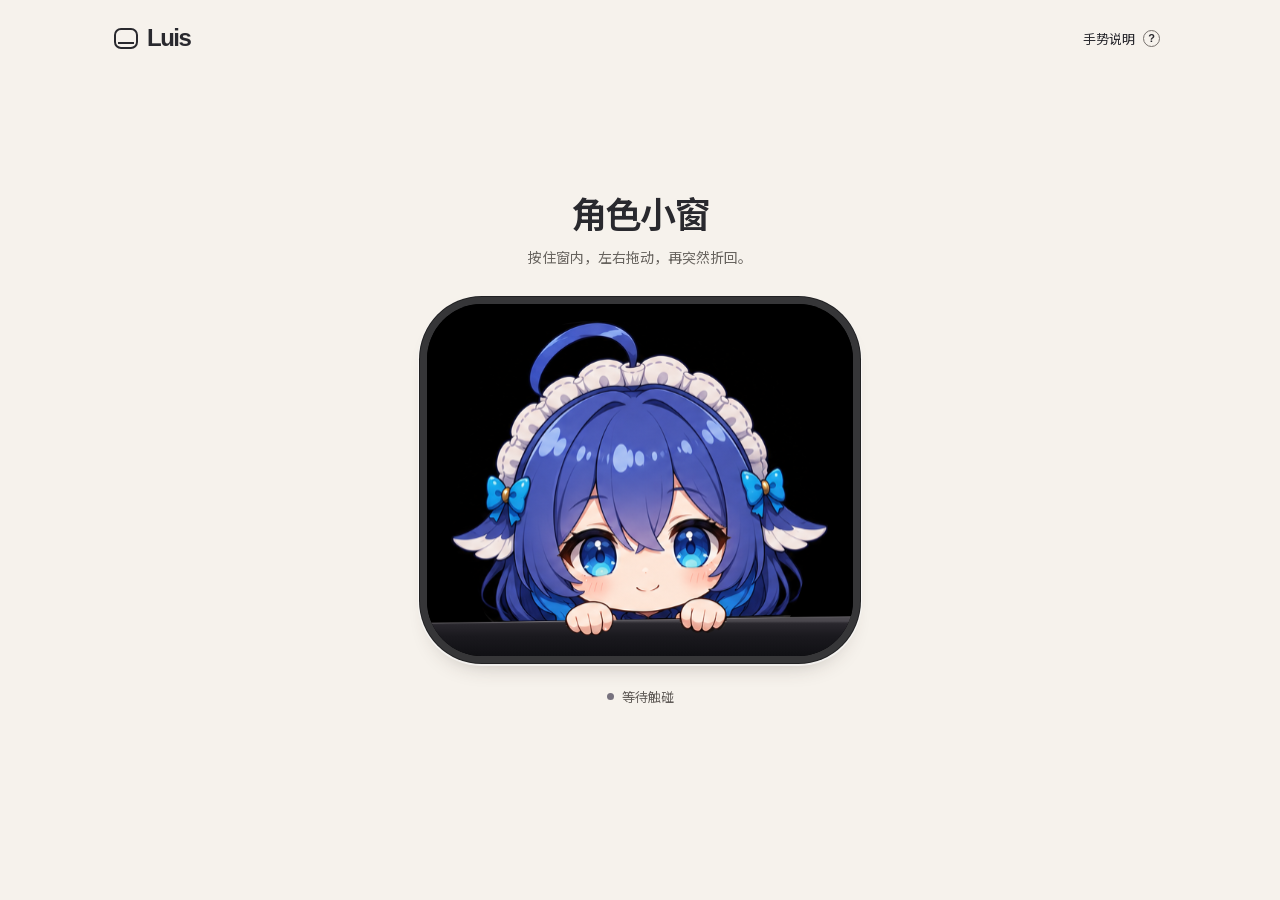
<file: index.html>
<!doctype html>
<html lang="zh-CN">
<head>
  <meta charset="utf-8">
  <meta name="viewport" content="width=device-width, initial-scale=1">
  <title>角色小窗 · Luis</title>
  <script>location.replace('./platform/web/window/' + location.search + location.hash);</script>
</head>
<body><a href="./platform/web/window/">打开角色小窗</a></body>
</html>
</file>
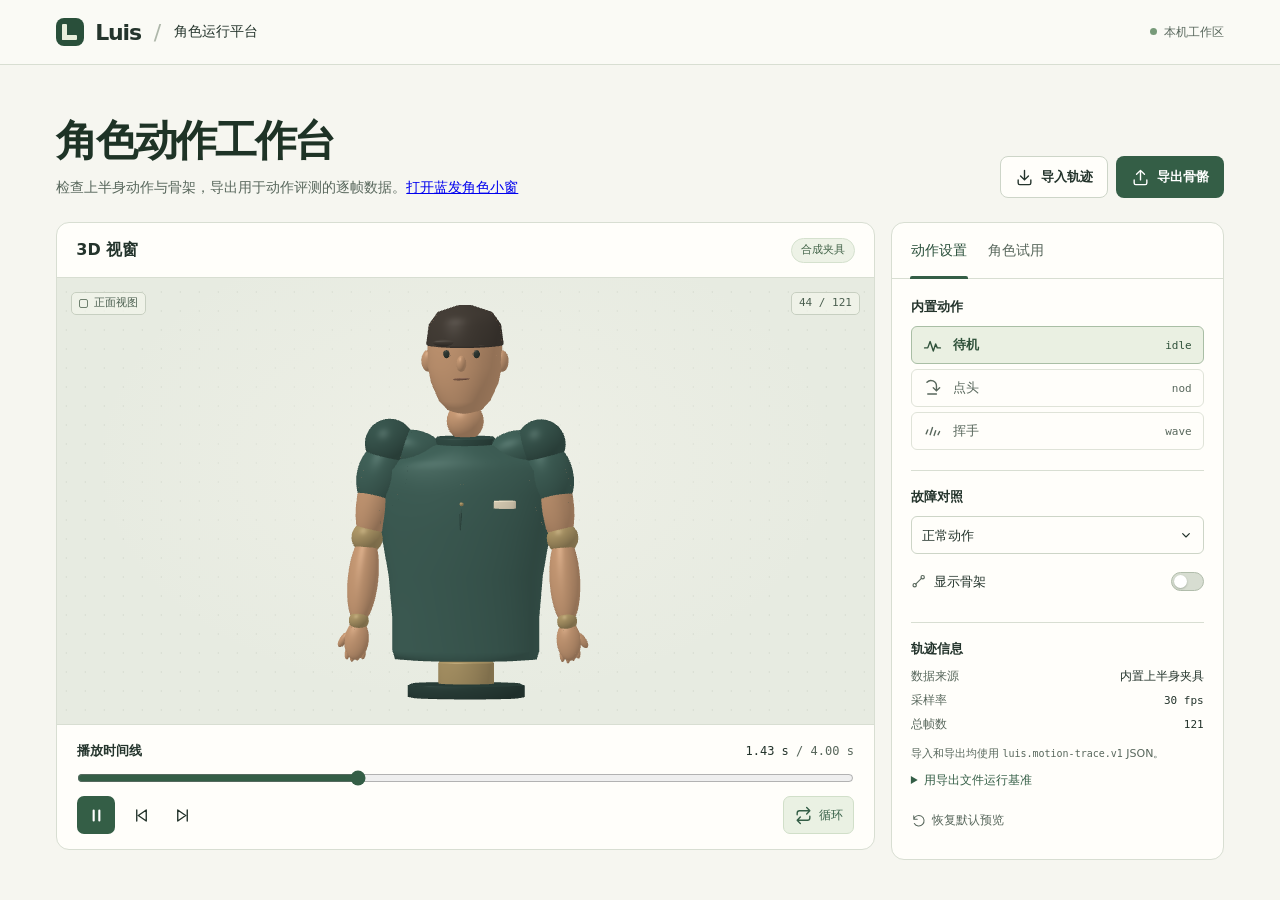
<file: platform/web/index.html>
<!doctype html>
<html lang="zh-CN">
<head>
  <meta charset="utf-8">
  <meta name="viewport" content="width=device-width, initial-scale=1">
  <meta name="theme-color" content="#f6f6f0">
  <title>角色动作工作台 · Luis</title>
  <link rel="stylesheet" href="./style.css">
  <link rel="stylesheet" href="./companion.css">
</head>
<body>
  <svg class="symbols" xmlns="http://www.w3.org/2000/svg" aria-hidden="true">
    <symbol id="i-import" viewBox="0 0 24 24"><path d="M12 3v12m-5-5 5 5 5-5M4 15v4a2 2 0 0 0 2 2h12a2 2 0 0 0 2-2v-4"/></symbol>
    <symbol id="i-export" viewBox="0 0 24 24"><path d="M12 15V3m-5 5 5-5 5 5M4 15v4a2 2 0 0 0 2 2h12a2 2 0 0 0 2-2v-4"/></symbol>
    <symbol id="i-play" viewBox="0 0 24 24"><path d="m8 4 12 8-12 8z"/></symbol>
    <symbol id="i-pause" viewBox="0 0 24 24"><path d="M8 5v14m8-14v14" stroke-width="3"/></symbol>
    <symbol id="i-prev" viewBox="0 0 24 24"><path d="M6 5v14m12 0L8 12l10-7z"/></symbol>
    <symbol id="i-next" viewBox="0 0 24 24"><path d="M18 5v14M6 19l10-7L6 5z"/></symbol>
    <symbol id="i-loop" viewBox="0 0 24 24"><path d="m16 2 4 4-4 4M4 11V9a3 3 0 0 1 3-3h13M8 22l-4-4 4-4m12-1v2a3 3 0 0 1-3 3H4"/></symbol>
    <symbol id="i-idle" viewBox="0 0 24 24"><path d="M2 15h4l3-8 4 12 3-9 2 5h4"/></symbol>
    <symbol id="i-nod" viewBox="0 0 24 24"><path d="M5 4a7 7 0 0 1 12 5v6m-4-4 4 4 4-4M6 19h11"/></symbol>
    <symbol id="i-wave" viewBox="0 0 24 24"><path d="m4 15 2-5m3 6 3-9m2 10 2-6m3 5 2-4"/></symbol>
    <symbol id="i-chevron" viewBox="0 0 24 24"><path d="m7 10 5 5 5-5"/></symbol>
    <symbol id="i-skeleton" viewBox="0 0 24 24"><path d="m7 16 9-9"/><circle cx="5.5" cy="17.5" r="2.5"/><circle cx="17.5" cy="5.5" r="2.5"/></symbol>
    <symbol id="i-reset" viewBox="0 0 24 24"><path d="M3 10a9 9 0 1 1 1 7M3 4v6h6"/></symbol>
  </svg>
  <header class="mast">
    <div class="mast-inner">
      <div class="identity" aria-label="Luis 角色运行平台"><span class="brand-mark" aria-hidden="true"><i></i><i></i></span><span class="wordmark">Luis</span><span class="brand-slash" aria-hidden="true">/</span><span class="product-name">角色运行平台</span></div>
      <span id="storage-status" class="storage-state" role="status">正在打开工作区</span>
    </div>
  </header>
  <main class="workspace">
    <div class="page-head">
      <div><h1>角色动作工作台</h1><p>检查上半身动作与骨架，导出用于动作评测的逐帧数据。<a href="./window/">打开蓝发角色小窗</a></p></div>
      <div class="file-actions">
        <input type="file" id="file-input" accept=".json,application/json" hidden>
        <button type="button" class="button secondary" id="import-file" disabled><svg class="icon"><use href="#i-import"/></svg>导入轨迹</button>
        <button type="button" class="button primary" id="export-file" disabled><svg class="icon"><use href="#i-export"/></svg>导出骨骼</button>
      </div>
    </div>
    <div class="workspace-grid">
      <section class="viewer-card card" aria-label="动作视窗和时间线">
        <header class="section-bar"><h2>3D 视窗</h2><span class="view-source" id="source-kind">合成夹具</span></header>
        <div class="stage" id="stage" tabindex="0" aria-label="正面角色预览，空格切换播放，方向键前后逐帧">
          <canvas id="character-canvas" aria-label="上半身角色实时 3D 动画">此浏览器未启用画布。</canvas>
          <div class="view-caption" aria-hidden="true"><span class="view-target"></span>正面视图</div>
          <div class="stage-count" aria-hidden="true"><span id="counter">—</span></div>
          <div class="canvas-error" id="canvas-error" hidden></div>
        </div>
        <div class="timeline">
          <div class="timeline-head"><label for="scrub">播放时间线</label><span><output id="time-current">0.00 s</output><span class="time-separator"> / </span><span id="time-total">—</span></span></div>
          <input id="scrub" type="range" min="0" max="0" step="1" value="0" aria-label="定位到指定帧" disabled>
          <div class="transport-row">
            <div class="transport" role="group" aria-label="播放控制">
              <button type="button" id="play" class="play-button" aria-label="播放" title="播放或暂停（空格）" disabled><svg class="icon"><use id="play-symbol" href="#i-play"/></svg></button>
              <button type="button" id="prev" class="tool" aria-label="上一帧" title="上一帧（向左键）" disabled><svg class="icon"><use href="#i-prev"/></svg></button>
              <button type="button" id="next" class="tool" aria-label="下一帧" title="下一帧（向右键）" disabled><svg class="icon"><use href="#i-next"/></svg></button>
            </div>
            <button type="button" id="loop" class="tool text-tool" aria-pressed="false" title="循环播放" disabled><svg class="icon"><use href="#i-loop"/></svg>循环</button>
          </div>
        </div>
      </section>
      <aside class="inspector card" aria-label="角色与动作设置">
        <div class="tab-list" role="tablist" aria-label="检查面板">
          <button id="tab-motion" class="tab" type="button" role="tab" aria-selected="true" aria-controls="motion-panel">动作设置</button>
          <button id="tab-companion" class="tab" type="button" role="tab" aria-selected="false" tabindex="-1" aria-controls="companion-panel">角色试用</button>
        </div>
        <section class="panel-body" id="motion-panel" role="tabpanel" aria-labelledby="tab-motion">
          <fieldset class="field-block"><legend>内置动作</legend><div class="clip-list">
            <button type="button" class="clip" data-action="idle" aria-pressed="false" disabled><svg class="icon"><use href="#i-idle"/></svg><span>待机</span><span class="clip-id">idle</span></button>
            <button type="button" class="clip" data-action="nod" aria-pressed="false" disabled><svg class="icon"><use href="#i-nod"/></svg><span>点头</span><span class="clip-id">nod</span></button>
            <button type="button" class="clip" data-action="wave" aria-pressed="false" disabled><svg class="icon"><use href="#i-wave"/></svg><span>挥手</span><span class="clip-id">wave</span></button>
          </div></fieldset>
          <div class="field-block inspect-display">
            <label class="block-name" for="fault">故障对照</label>
            <div class="select-wrap"><select id="fault" disabled><option value="none">正常动作</option><option value="stretch">前臂拉长</option><option value="detach">前臂脱节</option><option value="jitter">手臂抖动</option></select><svg class="icon"><use href="#i-chevron"/></svg></div>
            <label class="switch-line" for="skeleton"><span><svg class="icon"><use href="#i-skeleton"/></svg>显示骨架</span><input type="checkbox" id="skeleton" role="switch" disabled><span class="switch-ui" aria-hidden="true"></span></label>
          </div>
          <div class="field-block data-block">
            <h2 class="block-name">轨迹信息</h2>
            <dl><div><dt>数据来源</dt><dd id="source-name">—</dd></div><div><dt>采样率</dt><dd id="sample-rate">—</dd></div><div><dt>总帧数</dt><dd id="frame-total">—</dd></div></dl>
            <p class="format-note">导入和导出均使用 <code>luis.motion-trace.v1</code> JSON。</p>
            <details class="bench-help"><summary>用导出文件运行基准</summary><p>在 Luis 仓库根目录执行，将文件名换为实际下载路径。</p><code>python3 benchmark/motion.py trace.json</code></details>
          </div>
          <button type="button" id="reset" class="reset-button" disabled><svg class="icon"><use href="#i-reset"/></svg>恢复默认预览</button>
        </section>
        <div class="panel-body" id="companion-panel" role="tabpanel" aria-labelledby="tab-companion" hidden></div>
      </aside>
    </div>
    <div class="notice" role="status" aria-live="polite" id="notice"></div>
    <noscript><p>请启用 JavaScript 后使用角色预览和轨迹导入。</p></noscript>
  </main>
  <script type="module" src="./app.js"></script>
</body>
</html>
</file>
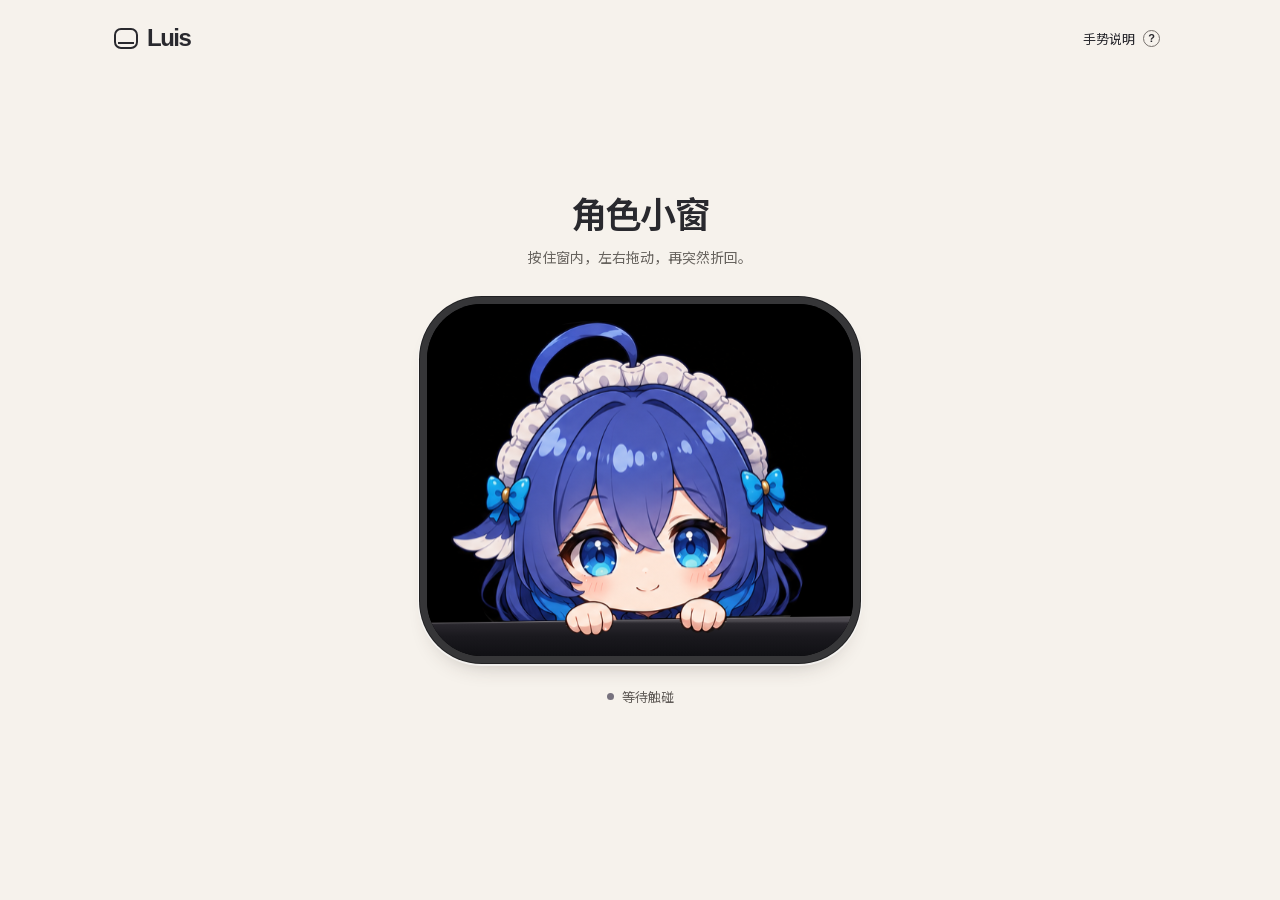
<file: platform/web/window/index.html>
<!doctype html>
<html lang="zh-CN">
<head>
  <meta charset="utf-8">
  <meta name="viewport" content="width=device-width, initial-scale=1, viewport-fit=cover">
  <meta name="theme-color" content="#f6f2ec">
  <meta name="color-scheme" content="light">
  <title>角色小窗 · Luis</title>
  <link rel="preload" href="./fonts/noto-sans-sc-ui.woff2" as="font" type="font/woff2" crossorigin>
  <link rel="icon" href="data:image/svg+xml,%3Csvg xmlns='http://www.w3.org/2000/svg' viewBox='0 0 48 48'%3E%3Crect x='2' y='5' width='44' height='38' rx='11' fill='%2328282c'/%3E%3Cpath d='M8 34h32' stroke='%23b7b3c9' stroke-width='3'/%3E%3C/svg%3E">
  <link rel="stylesheet" href="./window.css">
</head>
<body>
  <header class="mast">
    <div class="brand" aria-label="Luis"><i class="brand-mark" aria-hidden="true"></i>Luis</div>
    <button type="button" class="help" id="open-help" aria-haspopup="dialog">手势说明 <span aria-hidden="true">?</span></button>
  </header>
  <main>
    <section class="preview" aria-labelledby="title">
      <h1 id="title">角色小窗</h1>
      <p id="hint">按住窗内，左右拖动，再突然折回。</p>
      <div id="window-surface" class="bezel" data-gesture="loading" aria-label="角色互动区" aria-describedby="hint">
        <canvas id="avatar" role="img" aria-label="蓝发角色从黑色窗口探出头，双手搭在窗沿上"></canvas>
      </div>
      <div class="feedback">
        <span class="indicator" aria-hidden="true"></span>
        <span id="status" role="status" aria-live="polite">正在打开小窗</span>
        <button id="retry" type="button" hidden>重新加载</button>
      </div>
      <noscript>请启用 JavaScript 来体验触摸互动。</noscript>
    </section>
  </main>
  <dialog id="guide" aria-labelledby="guide-heading">
    <div class="dialog-head">
      <h2 id="guide-heading">触摸手势</h2>
      <form method="dialog"><button class="close" aria-label="关闭手势说明" autofocus>×</button></form>
    </div>
    <dl>
      <div><dt>点按</dt><dd>轻点脸颊或窗沿，看她回应。</dd></div>
      <div><dt>长按</dt><dd>按住同一点，等她靠近。</dd></div>
      <div><dt>长按拖拽</dt><dd>等她靠近后再拖动。中途折返，观察眼神和头部。</dd></div>
      <div><dt>滑动</dt><dd>碰到小窗就向一侧划过，看她往哪个方向瞥。</dd></div>
    </dl>
  </dialog>
  <script type="module" src="./main.js?v=touch-recovery-1"></script>
</body>
</html>
</file>
<file: platform/web/style.css>
:root {
  color-scheme: light;
  --ink: #24342c;
  --muted: #58675c;
  --line: #d8ded2;
  --green: #345e46;
  --deep: #294f3a;
  --paper: #f6f6f0;
  --panel: #fffefa;
  --mono: "IBM Plex Mono", "SFMono-Regular", Consolas, monospace;
  font-family: "Inter", "PingFang SC", "Microsoft YaHei", system-ui, sans-serif;
  color: var(--ink);
  background: var(--paper);
  -webkit-font-smoothing: antialiased;
}
* { box-sizing: border-box; }
[hidden], .symbols { display: none !important; }
body { margin: 0; min-width: 288px; }
button, input, select, textarea { font: inherit; }
button, select { cursor: pointer; }
button:disabled, select:disabled, input:disabled { cursor: default; opacity: .48; }
button, select, input { color: inherit; }
button { touch-action: manipulation; }
button:focus-visible, select:focus-visible, input:focus-visible, [tabindex]:focus-visible, textarea:focus-visible {
  outline: 3px solid #357458;
  outline-offset: 3px;
}
h1, h2, p, dl, dd, fieldset, legend { margin: 0; }
.icon { display: inline-block; flex: none; width: 19px; height: 19px; fill: none; stroke: currentColor; stroke-width: 1.75; stroke-linecap: round; stroke-linejoin: round; pointer-events: none; }
.mast { border-bottom: 1px solid var(--line); background: #fafaf5; }
.mast-inner, .workspace { max-width: 1304px; margin: 0 auto; padding-inline: clamp(16px, 4.4vw, 65px); }
.mast-inner, .identity, .storage-state, .file-actions, .button, .section-bar, .transport-row, .transport, .tool, .play-button, .timeline-head, .view-caption, .switch-line, .switch-line > span:first-child, .reset-button { display: flex; align-items: center; }
.mast-inner { min-height: 64px; justify-content: space-between; gap: 14px; }
.identity { gap: 11px; white-space: nowrap; }
.brand-mark { width: 28px; height: 28px; display: grid; grid-template: 1fr / 1fr; border-radius: 8px; background: var(--deep); align-items: end; justify-items: start; padding: 6px; }
.brand-mark i { grid-area: 1/1; background: #e8efdb; border-radius: 1px; width: 5px; height: 16px; }
.brand-mark i + i { width: 15px; height: 5px; }
.wordmark { font-size: 22px; font-weight: 650; letter-spacing: -.055em; }
.brand-slash { color: #aeb7aa; margin: 0 2px; font-size: 22px; font-weight: 300; }
.product-name { font-weight: 550; font-size: 14px; }
.storage-state { color: var(--muted); font-size: 12px; line-height: 1.4; gap: 7px; }
.storage-state::before { content: ""; width: 7px; height: 7px; border-radius: 50%; background: #779a79; flex: none; }
.storage-state.is-error::before { background: #b15332; }
.workspace { padding-top: clamp(26px, 4vw, 52px); padding-bottom: 35px; }
.page-head { display: flex; align-items: flex-end; justify-content: space-between; gap: 20px; margin-bottom: 24px; }
.page-head h1 { color: #1e3326; font-size: clamp(27px, 3.3vw, 42px); letter-spacing: -.055em; font-weight: 650; line-height: 1.18; }
.page-head p { margin-top: 11px; font-size: 14px; color: var(--muted); line-height: 1.55; }
.file-actions { gap: 8px; flex-shrink: 0; }
.button { border: 1px solid transparent; border-radius: 8px; padding: 0 14px; min-height: 42px; gap: 7px; font-size: 13px; font-weight: 600; justify-content: center; }
.primary { background: var(--green); color: #fff; }
.primary:hover:enabled, .play-button:hover:enabled { background: #224b34; }
.secondary { background: var(--panel); border-color: #cdd5c8; }
.secondary:hover:enabled, .tool:hover:enabled, .reset-button:hover:enabled { background: #eef1e8; }
.workspace-grid { display: grid; grid-template-columns: minmax(0, 1fr) clamp(284px, 26vw, 350px); align-items: start; gap: 16px; }
.card { background: var(--panel); border: 1px solid #d8ded2; border-radius: 13px; min-width: 0; }
.viewer-card, .inspector { overflow: hidden; }
.section-bar { justify-content: space-between; padding: 0 19px; min-height: 55px; border-bottom: 1px solid var(--line); }
.section-bar h2 { font-size: 16px; font-weight: 620; }
.view-source { padding: 3px 9px; background: #edf2e6; color: #436449; border: 1px solid #d5e1ce; border-radius: 20px; font-size: 11px; line-height: 1.5; }
.stage {
  position: relative; isolation: isolate; width: 100%; height: clamp(340px, 35vw, 446px); overflow: hidden;
  background-color: #e7ebe1;
  background-image: radial-gradient(ellipse at 50% 41%, #f2f2e9a8 0%, transparent 65%), radial-gradient(circle, #85928050 .75px, transparent 1px);
  background-size: auto, 19px 19px; background-position: center;
}
.stage:focus-visible { outline-offset: -3px; z-index: 1; }
#character-canvas { display: block; width: 100%; height: 100%; }
.view-caption, .stage-count { pointer-events: none; position: absolute; top: 14px; color: #4b5f50; font-size: 11px; line-height: 1.65; background: #f2f4eabf; border: 1px solid #c7cfc1; border-radius: 5px; }
.view-caption { left: 14px; gap: 6px; padding: 1px 7px; }
.view-target { display: inline-block; border: 1px solid #6f806f; width: 9px; height: 9px; border-radius: 2px; }
.stage-count { right: 14px; padding: 1px 7px; font-family: var(--mono); font-variant-numeric: tabular-nums; }
.canvas-error { position: absolute; top: 50%; left: 50%; transform: translate(-50%,-50%); width: min(80%, 400px); background: #fff8e8; border: 1px solid #cead77; padding: 12px 15px; border-radius: 8px; font-size: 14px; }
.timeline { padding: 17px 20px 15px; border-top: 1px solid var(--line); }
.timeline-head, .transport-row { justify-content: space-between; gap: 8px; }
.timeline-head label { font-size: 13px; font-weight: 620; }
.timeline-head > span { font-family: var(--mono); font-variant-numeric: tabular-nums; font-size: 12px; white-space: nowrap; }
.time-separator, #time-total { color: var(--muted); }
#scrub { display: block; width: 100%; min-height: 26px; margin: 5px 0; padding: 0; accent-color: var(--green); cursor: pointer; }
.transport { gap: 3px; }
.tool, .play-button, .reset-button { justify-content: center; background: transparent; border: 1px solid transparent; border-radius: 7px; min-width: 38px; min-height: 38px; padding: 0 8px; }
.play-button { background: var(--green); color: white; margin-right: 4px; }
.play-button .icon { width: 17px; }
.text-tool { gap: 6px; font-weight: 550; font-size: 12px; padding-inline: 10px; }
.text-tool[aria-pressed="true"] { color: var(--green); background: #eaf1e3; border-color: #d1dfc9; }
.tab-list { display: flex; gap: 19px; padding: 0 18px; border-bottom: 1px solid var(--line); }
.tab { position: relative; border: 0; min-height: 55px; padding: 0 1px; background: transparent; font-size: 14px; color: var(--muted); font-weight: 580; }
.tab[aria-selected="true"] { color: var(--deep); }
.tab[aria-selected="true"]::after { content: ""; position: absolute; bottom: -1px; left: 0; right: 0; height: 3px; border-radius: 2px 2px 0 0; background: var(--green); }
.panel-body { padding: 19px; }
.field-block { border: 0; padding: 0; min-width: 0; }
.field-block + .field-block { margin-top: 20px; border-top: 1px solid var(--line); padding-top: 17px; }
.field-block legend, .block-name { font-weight: 620; font-size: 13px; display: block; margin-bottom: 10px; padding: 0; }
.clip-list { display: flex; flex-direction: column; gap: 5px; }
.clip { display: flex; align-items: center; gap: 11px; padding: 8px 11px; min-height: 38px; border: 1px solid #dfe3d8; background: transparent; border-radius: 6px; text-align: left; color: var(--muted); font-size: 13px; }
.clip:hover:enabled { border-color: #99af96; }
.clip[aria-pressed="true"] { background: #eaf0e2; border-color: #a9bea5; color: #30523b; font-weight: 600; }
.clip-id { margin-left: auto; font: 11px var(--mono); }
.select-wrap { position: relative; }
.select-wrap select { width: 100%; min-height: 38px; border-radius: 6px; border: 1px solid #cdd5c7; background: #fffefa; appearance: none; padding: 0 32px 0 10px; font-size: 13px; }
.select-wrap .icon { width: 16px; position: absolute; right: 10px; top: 50%; transform: translateY(-50%); }
.switch-line { position: relative; min-height: 41px; margin-top: 7px; cursor: pointer; gap: 8px; justify-content: space-between; font-size: 13px; }
.switch-line > span:first-child { gap: 7px; }
.switch-line .icon { color: var(--muted); width: 16px; }
.switch-line input { position: absolute; right: 0; opacity: 0; }
.switch-ui { flex: none; width: 33px; height: 19px; border-radius: 13px; background: #d7ddd1; border: 1px solid #b1bdab; display: flex; align-items: center; padding: 2px; }
.switch-ui::after { content: ""; width: 13px; height: 13px; background: white; border-radius: 50%; box-shadow: 0 1px 2px #3548344d; }
.switch-line input:checked + .switch-ui { justify-content: flex-end; background: var(--green); border-color: var(--green); }
.switch-line input:focus-visible + .switch-ui { outline: 3px solid #357458; outline-offset: 3px; }
.data-block dl > div { display: flex; justify-content: space-between; align-items: baseline; gap: 12px; margin-top: 7px; font-size: 12px; }
.data-block dt { color: var(--muted); white-space: nowrap; }
.data-block dd { text-align: right; overflow-wrap: anywhere; }
#sample-rate, #frame-total { font-family: var(--mono); font-size: 11px; }
.format-note { margin-top: 12px; color: var(--muted); line-height: 1.6; font-size: 11px; }
.format-note code { font: 10px var(--mono); }
.bench-help { margin-top: 8px; color: var(--muted); font-size: 12px; line-height: 1.55; }
.bench-help summary { color: var(--green); cursor: pointer; }
.bench-help summary:focus-visible { outline: 2px solid var(--green); outline-offset: 3px; }
.bench-help p { margin-block: 6px; }
.bench-help code { display: block; padding: 6px 8px; border-radius: 5px; background: #eef2e8; font: 11px/1.6 var(--mono); overflow-wrap: anywhere; }
.reset-button { margin-top: 12px; gap: 6px; padding: 0 5px; margin-left: -5px; font-size: 12px; color: var(--muted); }
.reset-button .icon { width: 14px; }
.notice { margin-top: 13px; color: var(--muted); font-size: 13px; line-height: 1.65; overflow-wrap: anywhere; }
.notice:empty { display: none; }
.notice.is-error { color: #91482d; }
@media (max-width: 770px) {
  .workspace-grid { grid-template-columns: minmax(0,1fr); }
  .mast-inner, .workspace { padding-inline: 18px; }
  .stage { height: clamp(270px, 59vw, 440px); }
  .panel-body { padding: 18px; }
  .clip-list { display: grid; grid-template-columns: repeat(3,minmax(0,1fr)); }
  .clip { justify-content: center; gap: 6px; min-height: 42px; }
  .clip-id { display: none; }
  .file-actions .button, .transport button, .tool, .switch-line { min-height: 44px; }
  .tool, .play-button { min-width: 44px; }
  .storage-state { font-size: 11px; }
  .companion-active .viewer-card { position: sticky; top: 0; z-index: 2; }
  .companion-active .viewer-card .section-bar { min-height: 32px; }
  .companion-active .viewer-card .section-bar h2 { font-size: 13px; }
  .companion-active .viewer-card .stage { height: clamp(124px, 23vh, 190px); }
  .companion-active .viewer-card .timeline { display: none; }
  .companion-active .inspector :is(button, input, select, textarea) { scroll-margin-block-start: min(230px, 32vh); }
}
@media (max-width: 540px) {
  .mast-inner { min-height: 52px; }
  .mast-inner, .workspace { padding-inline: 12px; }
  .identity { gap: 7px; }
  .brand-mark { width: 24px; height: 24px; padding: 5px; border-radius: 6px; }
  .brand-mark i { height: 14px; }
  .brand-mark i + i { width: 13px; height: 5px; }
  .wordmark { font-size: 20px; }
  .product-name { font-size: 12px; }
  .page-head { display: grid; justify-content: stretch; gap: 13px; margin-bottom: 15px; }
  .page-head p { margin-top: 6px; font-size: 13px; }
  .button { flex: 1; }
  .stage { height: clamp(247px, 74vw, 340px); }
  .section-bar { min-height: 43px; padding-inline: 14px; }
  .timeline { padding: 12px 14px; }
  .workspace { padding-top: 20px; }
  .workspace-grid { gap: 12px; }
}
@media (prefers-reduced-motion: reduce) { *, *::before, *::after { scroll-behavior: auto !important; } }
</file>
<file: platform/web/companion.css>
.cp-panel {display:grid;gap:.65rem;color:inherit;font:inherit}
.cp-panel>label,.cp-panel .cp-actions>label {display:grid;gap:.3rem;min-width:0;font-size:.82rem}
.cp-panel label:has(input[type=checkbox]) {display:flex;flex-direction:row-reverse;justify-content:flex-end;align-items:center;gap:.5rem}
.cp-panel input:not([type=checkbox]),.cp-panel select {width:100%;min-width:0;box-sizing:border-box;padding:.47rem .55rem;border:1px solid #b9c7c0;border-radius:.35rem;background:white;color:#243d35;font:inherit}
.cp-panel input[type=color] {width:3.5rem;min-height:2.2rem;padding:.14rem}
.cp-panel h3 {font-size:.93rem;margin:.65rem 0 0}
.cp-panel p {margin:0;font-size:.82rem;line-height:1.5}
.cp-panel .cp-actions{display:flex;align-items:flex-end;gap:.35rem;flex-wrap:wrap}
.cp-actions button {background:#f3f7f3;color:#1b493c;border:1px solid #aec3b9;border-radius:.4rem;padding:.45rem .55rem;font:inherit;font-size:.8rem;cursor:pointer}
.cp-actions button:hover {background:#e1eee6}
.cp-actions label:first-child {flex:1}
.cp-answer:not(:empty) {padding:.6rem;border-left:2px solid #386552;background:#eef5f0}
.cp-note {color:#476356}
</file>
<file: platform/web/window/window.css>
/* Local Noto Sans SC subset for this preview's Chinese text (fonts/OFL.txt). */
@font-face {
  font-family: "Luis SC";
  src: url("./fonts/noto-sans-sc-ui.woff2") format("woff2");
  font-weight: 100 900;
  font-display: swap;
  unicode-range: U+3000-303F, U+4E00-9FFF, U+FF00-FFEF;
}
:root {
  font-family: "Luis SC", "DM Sans", -apple-system, BlinkMacSystemFont, "PingFang SC", "Microsoft YaHei", sans-serif;
  color: #29292e;
  background: #f6f2ec;
  -webkit-text-size-adjust: 100%;
}
* { box-sizing: border-box; }
body { margin: 0; }
button { font: inherit; color: inherit; cursor: pointer; }
button:focus-visible { outline: 2px solid #64559f; outline-offset: 4px; }
[hidden] { display: none !important; }
.mast {
  max-width: 1100px;
  height: calc(76px + env(safe-area-inset-top));
  padding: env(safe-area-inset-top) max(24px, env(safe-area-inset-right)) 0 max(24px, env(safe-area-inset-left));
  margin: auto;
  display: flex;
  align-items: center;
  justify-content: space-between;
}
.brand { display: inline-flex; align-items: center; gap: 9px; font-size: 24px; font-weight: 690; letter-spacing: -1.5px; }
.brand-mark { width: 24px; height: 21px; border: 2px solid currentColor; border-radius: 7px; position: relative; }
.brand-mark::after { content: ""; position: absolute; left: 2px; right: 2px; bottom: 3px; border-bottom: 2px solid currentColor; }
.help { min-height: 44px; border: 0; background: transparent; display: inline-flex; gap: 8px; align-items: center; font-size: 13px; }
.help span { display: grid; place-items: center; border: 1px solid #77716d; border-radius: 50%; width: 17px; height: 17px; font-size: 11px; font-weight: 650; }
main {
  min-height: calc(94vh - 76px);
  min-height: calc(94svh - 76px - env(safe-area-inset-top));
  display: grid;
  align-items: center;
  justify-items: center;
  padding: 24px max(20px, env(safe-area-inset-right)) max(32px, env(safe-area-inset-bottom)) max(20px, env(safe-area-inset-left));
}
.preview { width: min(100%, 440px); text-align: center; }
h1 { margin: 0; font-size: clamp(27px, 4.9vw, 36px); line-height: 1.2; letter-spacing: -.04em; font-weight: 620; }
#hint { margin: 10px 0 27px; color: #67635e; font-size: 14px; line-height: 1.65; }
.bezel {
  width: 100%;
  aspect-ratio: 6 / 5;
  position: relative;
  overflow: hidden;
  isolation: isolate;
  border: clamp(5px, 1.35vw, 7px) solid #363638;
  border-radius: 14% / 17%;
  background: #030304;
  box-shadow: 0 0 0 1px #212123, 0 1px 0 2px #fff9, 0 14px 26px -18px #3d302a7a;
  touch-action: none;
  -webkit-touch-callout: none;
  -webkit-user-select: none;
  user-select: none;
  cursor: crosshair;
  -webkit-tap-highlight-color: transparent;
}
#avatar { display: block; width: 100%; height: 100%; }
.feedback { min-height: 48px; margin-top: 9px; display: flex; gap: 8px; align-items: center; justify-content: center; color: #625d59; font-size: 13px; }
.indicator { width: 7px; height: 7px; border-radius: 50%; background: #77727e; }
.bezel:not([data-gesture="idle"]):not([data-gesture="loading"]):not([data-gesture="error"]) + .feedback .indicator { background: #6d62a2; box-shadow: 0 0 0 3px #7161a21c; }
#retry { background: transparent; border: 0; text-decoration: underline; min-height: 40px; }
dialog {
  width: min(370px, calc(100% - 34px));
  max-height: calc(100% - 32px);
  padding: 23px;
  border: 1px solid #d8d1c7;
  border-radius: 20px;
  background: #fcfaf6;
  color: inherit;
  box-shadow: 0 20px 80px #1f1c2529;
}
dialog::backdrop { background: #25252b55; }
.dialog-head { display: flex; justify-content: space-between; align-items: center; }
h2 { font-size: 21px; margin: 0; }
.close { border: 0; width: 44px; height: 44px; border-radius: 50%; font-size: 25px; background: transparent; }
dl { margin: 4px 0 0; }
dl > div { display: grid; grid-template-columns: 5.5em 1fr; align-items: baseline; border-top: 1px solid #e4ded5; padding: 13px 0; }
dt { font-size: 14px; font-weight: 620; }
dd { margin: 0; font-size: 14px; line-height: 1.65; color: #645f5c; }
@media (max-height: 500px) and (orientation: landscape) {
  .mast { height: 48px; }
  main { min-height: 0; padding-top: 6px; }
  .preview { max-width: 290px; }
  #hint { margin: 5px 0 12px; }
}
</file>
